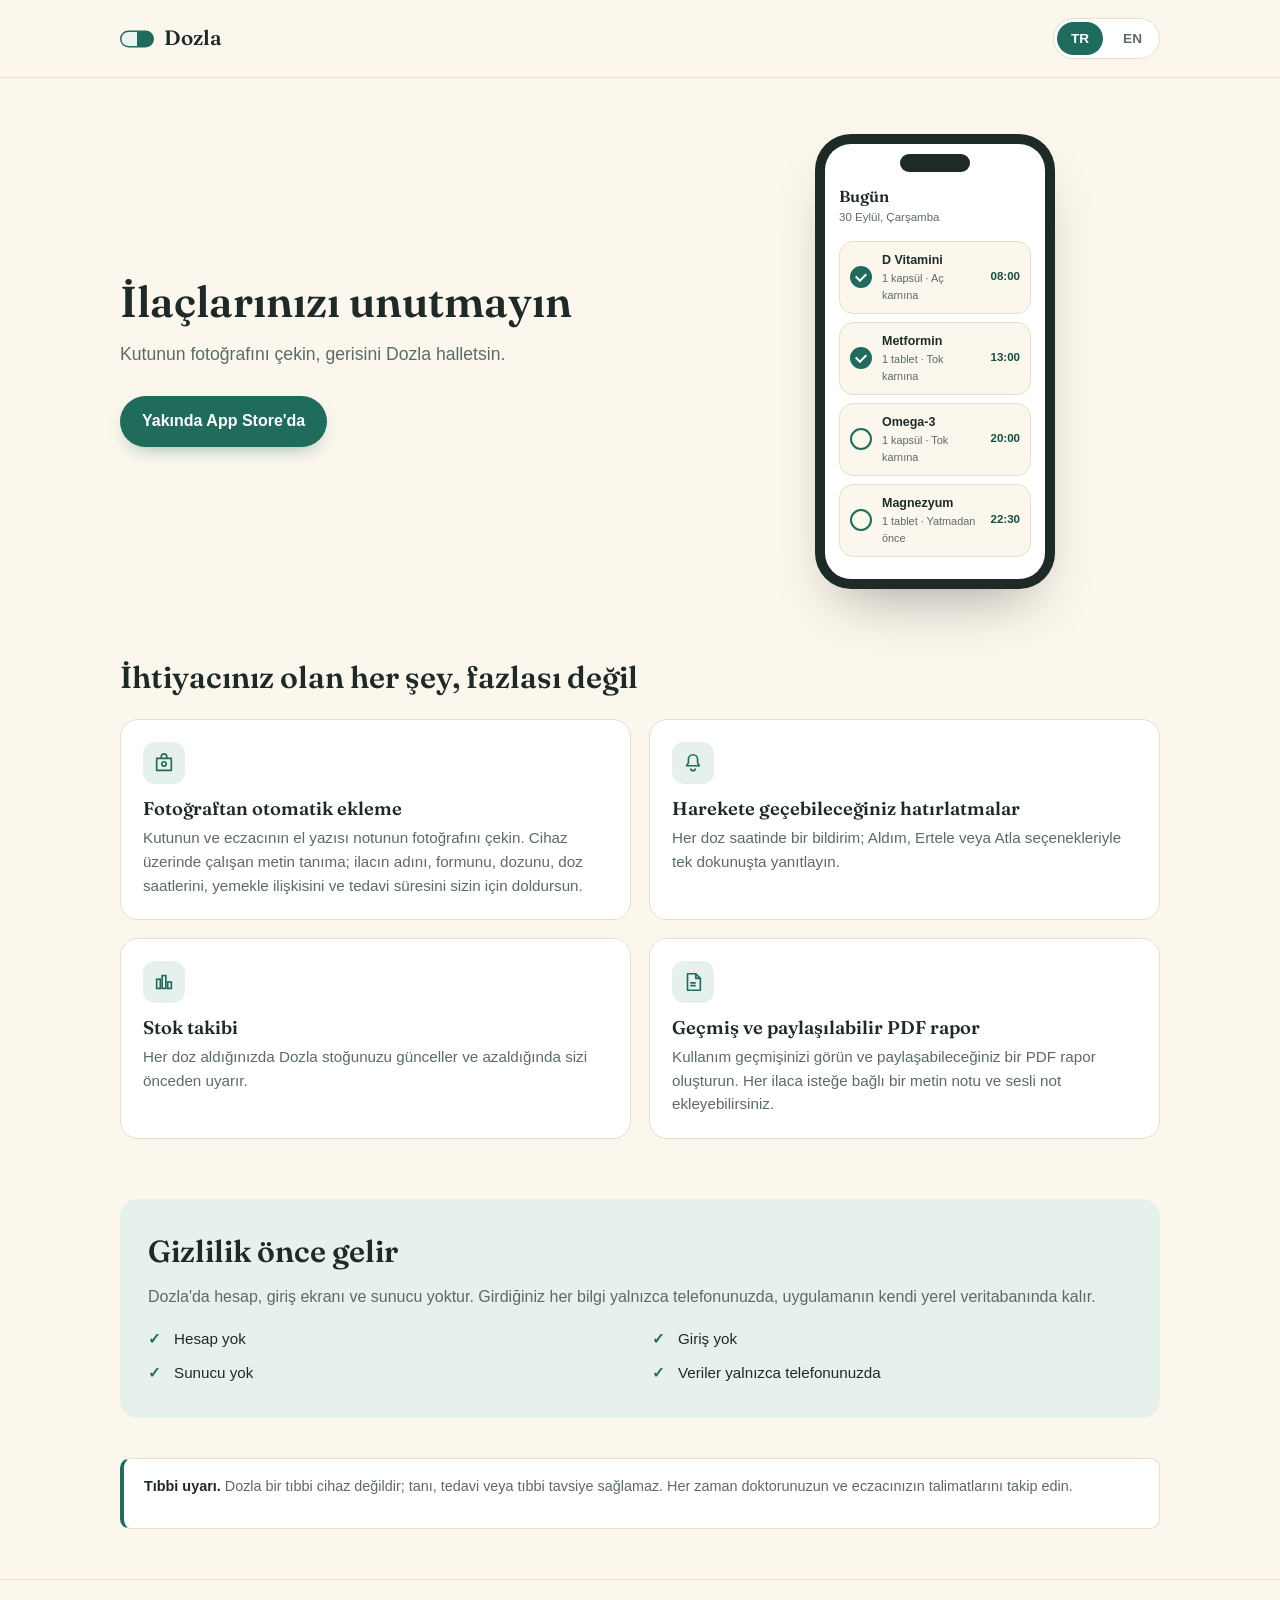
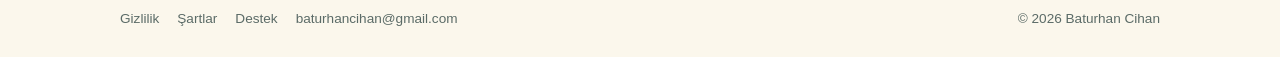
<file: index.html>
<!DOCTYPE html>
<html lang="tr">
<head>
<meta charset="UTF-8">
<meta name="viewport" content="width=device-width, initial-scale=1">
<title>Dozla — İlaç Hatırlatma &amp; Takip</title>
<meta name="description" content="Dozla, kutunun fotoğrafını çekerek ilaçlarınızı otomatik ekleyen, doz saatlerinde hatırlatan ve tüm verileri yalnızca telefonunuzda tutan bir iOS uygulamasıdır.">
<link rel="preconnect" href="https://fonts.googleapis.com">
<link rel="preconnect" href="https://fonts.gstatic.com" crossorigin>
<link href="https://fonts.googleapis.com/css2?family=Fraunces:wght@500;600;700&display=swap" rel="stylesheet">
<link rel="stylesheet" href="style.css">
</head>
<body>
<div class="lang-wrap">

<section id="en" lang="en" class="lang-section">
  <header class="site-header">
    <div class="container">
      <a class="brand" href="#en">
        <svg class="logo" viewBox="0 0 48 24" xmlns="http://www.w3.org/2000/svg" aria-hidden="true" focusable="false">
          <path d="M24 1 H12 A11 11 0 0 0 12 23 H24 Z" fill="#EAF3EF"/>
          <path d="M24 1 H36 A11 11 0 0 1 36 23 H24 Z" fill="#1F6B5C"/>
          <rect x="1" y="1" width="46" height="22" rx="11" ry="11" fill="none" stroke="#1F6B5C" stroke-width="2"/>
        </svg>
        Dozla
      </a>
      <nav class="lang-toggle" aria-label="Language">
        <a href="#tr">TR</a>
        <a href="#en">EN</a>
      </nav>
    </div>
  </header>

  <main>
    <section class="hero">
      <div class="container">
        <div class="hero-content">
          <h1>Never miss your medication</h1>
          <p class="subtitle">Take a photo of the box, and let Dozla handle the rest.</p>
          <a class="btn" href="#">Coming soon on the App Store</a>
        </div>
        <div class="phone-wrap">
          <div class="phone" role="img" aria-label="Illustration of today's medication schedule in the app">
            <div class="phone-screen">
              <div class="phone-notch"></div>
              <div class="phone-title">Today</div>
              <div class="phone-date">Wed, September 30</div>

              <div class="dose-row done">
                <div class="dose-check"></div>
                <div class="dose-info">
                  <div class="dose-name">Vitamin D</div>
                  <div class="dose-meta">1 capsule · Empty stomach</div>
                </div>
                <div class="dose-time">08:00</div>
              </div>

              <div class="dose-row done">
                <div class="dose-check"></div>
                <div class="dose-info">
                  <div class="dose-name">Metformin</div>
                  <div class="dose-meta">1 tablet · After meal</div>
                </div>
                <div class="dose-time">13:00</div>
              </div>

              <div class="dose-row">
                <div class="dose-check"></div>
                <div class="dose-info">
                  <div class="dose-name">Omega-3</div>
                  <div class="dose-meta">1 softgel · After meal</div>
                </div>
                <div class="dose-time">20:00</div>
              </div>

              <div class="dose-row">
                <div class="dose-check"></div>
                <div class="dose-info">
                  <div class="dose-name">Magnesium</div>
                  <div class="dose-meta">1 tablet · Before sleep</div>
                </div>
                <div class="dose-time">22:30</div>
              </div>
            </div>
          </div>
        </div>
      </div>
    </section>

    <section class="features">
      <div class="container">
        <h2>Everything you need, nothing you don't</h2>
        <div class="feature-grid">
          <div class="feature-card">
            <div class="feature-icon" aria-hidden="true">
              <svg width="22" height="22" viewBox="0 0 24 24" fill="none" xmlns="http://www.w3.org/2000/svg"><path d="M4 7h16v13H4z" stroke="currentColor" stroke-width="1.8" stroke-linejoin="round"/><path d="M9 7V5a3 3 0 0 1 6 0v2" stroke="currentColor" stroke-width="1.8"/><circle cx="12" cy="13" r="2.4" stroke="currentColor" stroke-width="1.8"/></svg>
            </div>
            <h3>Add automatically from a photo</h3>
            <p>Photograph the box and the pharmacist's handwritten note. On-device text recognition fills in the name, form, strength, dose times, meal relation and treatment length for you.</p>
          </div>
          <div class="feature-card">
            <div class="feature-icon" aria-hidden="true">
              <svg width="22" height="22" viewBox="0 0 24 24" fill="none" xmlns="http://www.w3.org/2000/svg"><path d="M12 3a5 5 0 0 0-5 5v3.2c0 .6-.2 1.2-.6 1.7L5 15h14l-1.4-2.1a2.8 2.8 0 0 1-.6-1.7V8a5 5 0 0 0-5-5Z" stroke="currentColor" stroke-width="1.8" stroke-linejoin="round"/><path d="M9.5 18a2.5 2.5 0 0 0 5 0" stroke="currentColor" stroke-width="1.8"/></svg>
            </div>
            <h3>Reminders you can act on</h3>
            <p>A notification at each dose time with three quick actions: Taken, Snooze, or Skip.</p>
          </div>
          <div class="feature-card">
            <div class="feature-icon" aria-hidden="true">
              <svg width="22" height="22" viewBox="0 0 24 24" fill="none" xmlns="http://www.w3.org/2000/svg"><rect x="4" y="9" width="4" height="10" stroke="currentColor" stroke-width="1.8"/><rect x="10" y="5" width="4" height="14" stroke="currentColor" stroke-width="1.8"/><rect x="16" y="12" width="4" height="7" stroke="currentColor" stroke-width="1.8"/></svg>
            </div>
            <h3>Stock tracking</h3>
            <p>Dozla keeps count as you take each dose, and warns you before a medication runs low.</p>
          </div>
          <div class="feature-card">
            <div class="feature-icon" aria-hidden="true">
              <svg width="22" height="22" viewBox="0 0 24 24" fill="none" xmlns="http://www.w3.org/2000/svg"><path d="M6 3h9l5 5v13H6z" stroke="currentColor" stroke-width="1.8" stroke-linejoin="round"/><path d="M15 3v5h5" stroke="currentColor" stroke-width="1.8" stroke-linejoin="round"/><path d="M9 13h6M9 16h6" stroke="currentColor" stroke-width="1.8"/></svg>
            </div>
            <h3>History &amp; shareable report</h3>
            <p>See your adherence history and export a PDF report you can share. Add an optional text note or voice memo to any medication.</p>
          </div>
        </div>
      </div>
    </section>

    <section class="privacy">
      <div class="container">
        <div class="privacy-block">
          <h2>Privacy comes first</h2>
          <p>Dozla has no account, no sign-in and no server. Every piece of information you enter stays only on your phone, in the app's own local database.</p>
          <ul class="privacy-list">
            <li>No account</li>
            <li>No sign-in</li>
            <li>No server</li>
            <li>Data lives only on your phone</li>
          </ul>
        </div>

        <div class="disclaimer">
          <p><strong>Medical disclaimer.</strong> Dozla is not a medical device and does not provide diagnosis, treatment or medical advice. Always follow your doctor's and pharmacist's instructions.</p>
        </div>
      </div>
    </section>
  </main>

  <footer class="site-footer">
    <div class="container">
      <div class="footer-links">
        <a href="privacy.html#en">Privacy</a>
        <a href="terms.html#en">Terms</a>
        <a href="support.html#en">Support</a>
        <a href="mailto:baturhancihan@gmail.com">baturhancihan@gmail.com</a>
      </div>
      <div>© 2026 Baturhan Cihan</div>
    </div>
  </footer>
</section>

<section id="tr" lang="tr" class="lang-section">
  <header class="site-header">
    <div class="container">
      <a class="brand" href="#tr">
        <svg class="logo" viewBox="0 0 48 24" xmlns="http://www.w3.org/2000/svg" aria-hidden="true" focusable="false">
          <path d="M24 1 H12 A11 11 0 0 0 12 23 H24 Z" fill="#EAF3EF"/>
          <path d="M24 1 H36 A11 11 0 0 1 36 23 H24 Z" fill="#1F6B5C"/>
          <rect x="1" y="1" width="46" height="22" rx="11" ry="11" fill="none" stroke="#1F6B5C" stroke-width="2"/>
        </svg>
        Dozla
      </a>
      <nav class="lang-toggle" aria-label="Dil">
        <a href="#tr">TR</a>
        <a href="#en">EN</a>
      </nav>
    </div>
  </header>

  <main>
    <section class="hero">
      <div class="container">
        <div class="hero-content">
          <h1>İlaçlarınızı unutmayın</h1>
          <p class="subtitle">Kutunun fotoğrafını çekin, gerisini Dozla halletsin.</p>
          <a class="btn" href="#">Yakında App Store'da</a>
        </div>
        <div class="phone-wrap">
          <div class="phone" role="img" aria-label="Uygulamada bugünün ilaç programını gösteren örnek ekran">
            <div class="phone-screen">
              <div class="phone-notch"></div>
              <div class="phone-title">Bugün</div>
              <div class="phone-date">30 Eylül, Çarşamba</div>

              <div class="dose-row done">
                <div class="dose-check"></div>
                <div class="dose-info">
                  <div class="dose-name">D Vitamini</div>
                  <div class="dose-meta">1 kapsül · Aç karnına</div>
                </div>
                <div class="dose-time">08:00</div>
              </div>

              <div class="dose-row done">
                <div class="dose-check"></div>
                <div class="dose-info">
                  <div class="dose-name">Metformin</div>
                  <div class="dose-meta">1 tablet · Tok karnına</div>
                </div>
                <div class="dose-time">13:00</div>
              </div>

              <div class="dose-row">
                <div class="dose-check"></div>
                <div class="dose-info">
                  <div class="dose-name">Omega-3</div>
                  <div class="dose-meta">1 kapsül · Tok karnına</div>
                </div>
                <div class="dose-time">20:00</div>
              </div>

              <div class="dose-row">
                <div class="dose-check"></div>
                <div class="dose-info">
                  <div class="dose-name">Magnezyum</div>
                  <div class="dose-meta">1 tablet · Yatmadan önce</div>
                </div>
                <div class="dose-time">22:30</div>
              </div>
            </div>
          </div>
        </div>
      </div>
    </section>

    <section class="features">
      <div class="container">
        <h2>İhtiyacınız olan her şey, fazlası değil</h2>
        <div class="feature-grid">
          <div class="feature-card">
            <div class="feature-icon" aria-hidden="true">
              <svg width="22" height="22" viewBox="0 0 24 24" fill="none" xmlns="http://www.w3.org/2000/svg"><path d="M4 7h16v13H4z" stroke="currentColor" stroke-width="1.8" stroke-linejoin="round"/><path d="M9 7V5a3 3 0 0 1 6 0v2" stroke="currentColor" stroke-width="1.8"/><circle cx="12" cy="13" r="2.4" stroke="currentColor" stroke-width="1.8"/></svg>
            </div>
            <h3>Fotoğraftan otomatik ekleme</h3>
            <p>Kutunun ve eczacının el yazısı notunun fotoğrafını çekin. Cihaz üzerinde çalışan metin tanıma; ilacın adını, formunu, dozunu, doz saatlerini, yemekle ilişkisini ve tedavi süresini sizin için doldursun.</p>
          </div>
          <div class="feature-card">
            <div class="feature-icon" aria-hidden="true">
              <svg width="22" height="22" viewBox="0 0 24 24" fill="none" xmlns="http://www.w3.org/2000/svg"><path d="M12 3a5 5 0 0 0-5 5v3.2c0 .6-.2 1.2-.6 1.7L5 15h14l-1.4-2.1a2.8 2.8 0 0 1-.6-1.7V8a5 5 0 0 0-5-5Z" stroke="currentColor" stroke-width="1.8" stroke-linejoin="round"/><path d="M9.5 18a2.5 2.5 0 0 0 5 0" stroke="currentColor" stroke-width="1.8"/></svg>
            </div>
            <h3>Harekete geçebileceğiniz hatırlatmalar</h3>
            <p>Her doz saatinde bir bildirim; Aldım, Ertele veya Atla seçenekleriyle tek dokunuşta yanıtlayın.</p>
          </div>
          <div class="feature-card">
            <div class="feature-icon" aria-hidden="true">
              <svg width="22" height="22" viewBox="0 0 24 24" fill="none" xmlns="http://www.w3.org/2000/svg"><rect x="4" y="9" width="4" height="10" stroke="currentColor" stroke-width="1.8"/><rect x="10" y="5" width="4" height="14" stroke="currentColor" stroke-width="1.8"/><rect x="16" y="12" width="4" height="7" stroke="currentColor" stroke-width="1.8"/></svg>
            </div>
            <h3>Stok takibi</h3>
            <p>Her doz aldığınızda Dozla stoğunuzu günceller ve azaldığında sizi önceden uyarır.</p>
          </div>
          <div class="feature-card">
            <div class="feature-icon" aria-hidden="true">
              <svg width="22" height="22" viewBox="0 0 24 24" fill="none" xmlns="http://www.w3.org/2000/svg"><path d="M6 3h9l5 5v13H6z" stroke="currentColor" stroke-width="1.8" stroke-linejoin="round"/><path d="M15 3v5h5" stroke="currentColor" stroke-width="1.8" stroke-linejoin="round"/><path d="M9 13h6M9 16h6" stroke="currentColor" stroke-width="1.8"/></svg>
            </div>
            <h3>Geçmiş ve paylaşılabilir PDF rapor</h3>
            <p>Kullanım geçmişinizi görün ve paylaşabileceğiniz bir PDF rapor oluşturun. Her ilaca isteğe bağlı bir metin notu ve sesli not ekleyebilirsiniz.</p>
          </div>
        </div>
      </div>
    </section>

    <section class="privacy">
      <div class="container">
        <div class="privacy-block">
          <h2>Gizlilik önce gelir</h2>
          <p>Dozla'da hesap, giriş ekranı ve sunucu yoktur. Girdiğiniz her bilgi yalnızca telefonunuzda, uygulamanın kendi yerel veritabanında kalır.</p>
          <ul class="privacy-list">
            <li>Hesap yok</li>
            <li>Giriş yok</li>
            <li>Sunucu yok</li>
            <li>Veriler yalnızca telefonunuzda</li>
          </ul>
        </div>

        <div class="disclaimer">
          <p><strong>Tıbbi uyarı.</strong> Dozla bir tıbbi cihaz değildir; tanı, tedavi veya tıbbi tavsiye sağlamaz. Her zaman doktorunuzun ve eczacınızın talimatlarını takip edin.</p>
        </div>
      </div>
    </section>
  </main>

  <footer class="site-footer">
    <div class="container">
      <div class="footer-links">
        <a href="privacy.html#tr">Gizlilik</a>
        <a href="terms.html#tr">Şartlar</a>
        <a href="support.html#tr">Destek</a>
        <a href="mailto:baturhancihan@gmail.com">baturhancihan@gmail.com</a>
      </div>
      <div>© 2026 Baturhan Cihan</div>
    </div>
  </footer>
</section>

</div>
</body>
</html>
</file>
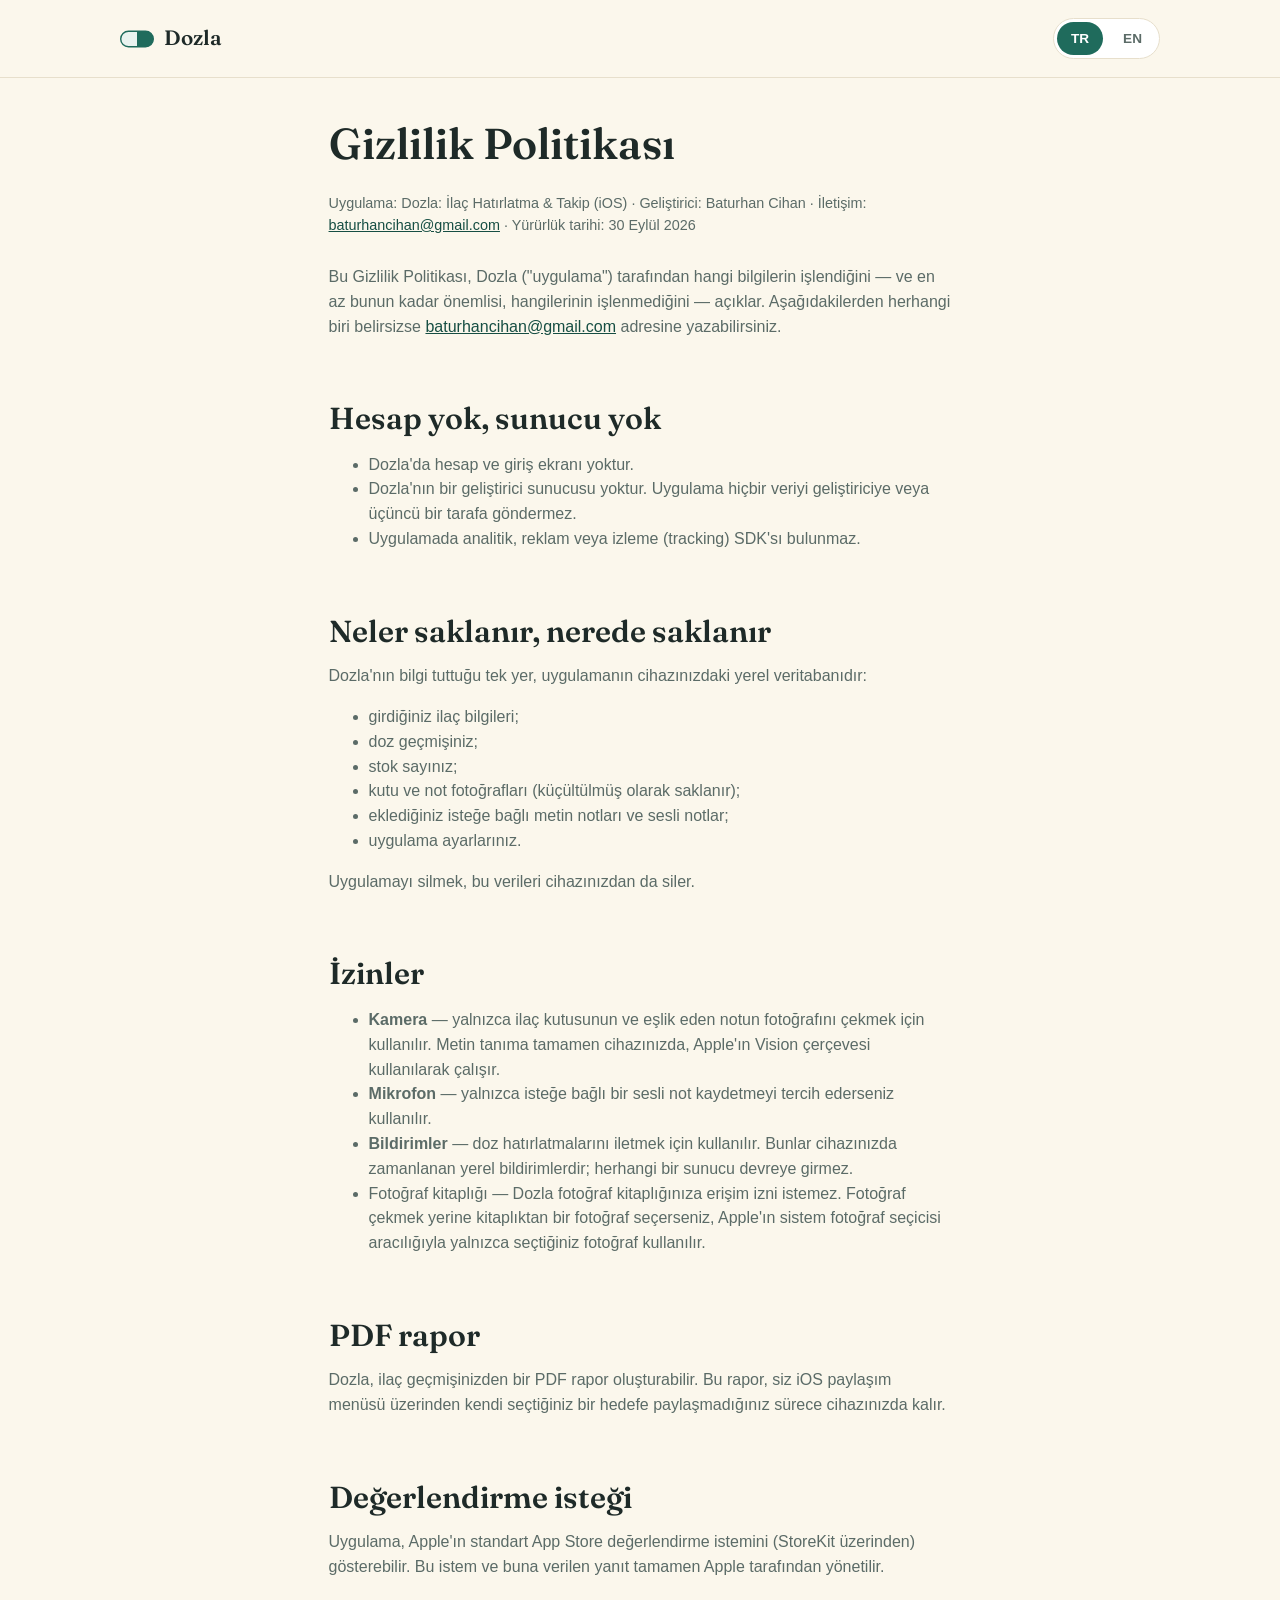
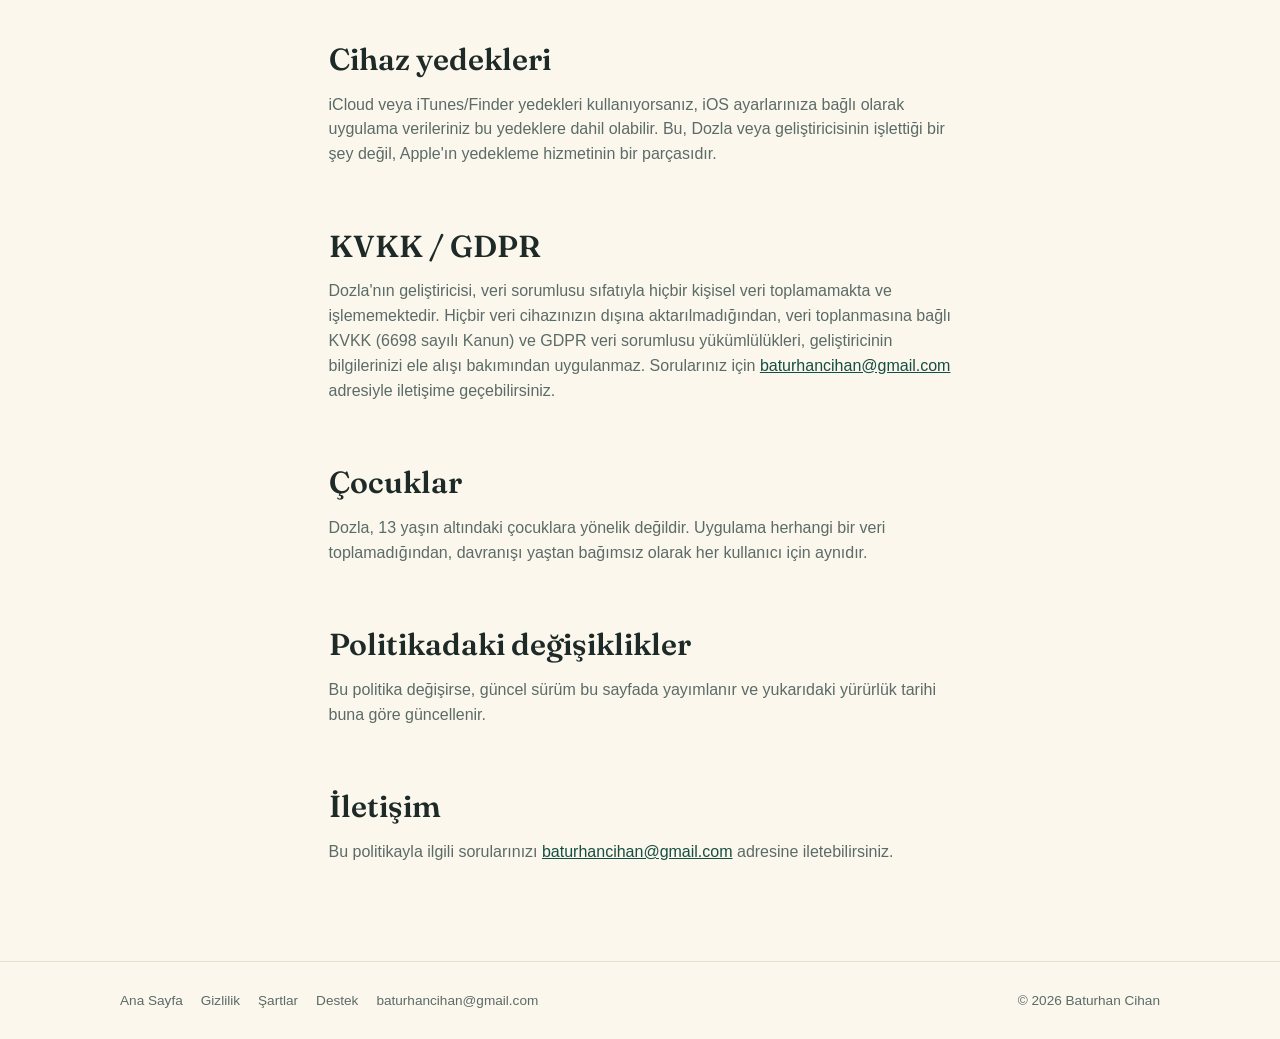
<file: privacy.html>
<!DOCTYPE html>
<html lang="tr">
<head>
<meta charset="UTF-8">
<meta name="viewport" content="width=device-width, initial-scale=1">
<title>Dozla — Gizlilik Politikası</title>
<meta name="description" content="Dozla iOS uygulaması için Gizlilik Politikası: hesap yok, sunucu yok, veriler yalnızca cihazınızda saklanır.">
<link rel="preconnect" href="https://fonts.googleapis.com">
<link rel="preconnect" href="https://fonts.gstatic.com" crossorigin>
<link href="https://fonts.googleapis.com/css2?family=Fraunces:wght@500;600;700&display=swap" rel="stylesheet">
<link rel="stylesheet" href="style.css">
</head>
<body>
<div class="lang-wrap">

<section id="en" lang="en" class="lang-section">
  <header class="site-header">
    <div class="container">
      <a class="brand" href="index.html#en">
        <svg class="logo" viewBox="0 0 48 24" xmlns="http://www.w3.org/2000/svg" aria-hidden="true" focusable="false">
          <path d="M24 1 H12 A11 11 0 0 0 12 23 H24 Z" fill="#EAF3EF"/>
          <path d="M24 1 H36 A11 11 0 0 1 36 23 H24 Z" fill="#1F6B5C"/>
          <rect x="1" y="1" width="46" height="22" rx="11" ry="11" fill="none" stroke="#1F6B5C" stroke-width="2"/>
        </svg>
        Dozla
      </a>
      <nav class="lang-toggle" aria-label="Language">
        <a href="#tr">TR</a>
        <a href="#en">EN</a>
      </nav>
    </div>
  </header>

  <main class="legal-main">
    <div class="container">
      <div class="legal-content">
        <h1>Privacy Policy</h1>
        <p class="legal-meta">App: Dozla: Medication Reminder &amp; Tracking (iOS) · Developer: Baturhan Cihan · Contact: <a href="mailto:baturhancihan@gmail.com">baturhancihan@gmail.com</a> · Effective date: September 30, 2026</p>

        <p>This Privacy Policy explains what information Dozla ("the app") handles, and — just as importantly — what it does not. If anything below is unclear, write to <a href="mailto:baturhancihan@gmail.com">baturhancihan@gmail.com</a>.</p>

        <h2>No account, no server</h2>
        <ul>
          <li>Dozla has no account and no sign-in.</li>
          <li>Dozla has no developer server. The app does not send any data to the developer or to any third party.</li>
          <li>The app contains no analytics, advertising or tracking SDKs.</li>
        </ul>

        <h2>What is stored, and where</h2>
        <p>The only place Dozla keeps information is the app's local database, on your device:</p>
        <ul>
          <li>the medication information you enter;</li>
          <li>your dose history;</li>
          <li>your stock counts;</li>
          <li>photos of the box and the note (stored downscaled);</li>
          <li>any optional text notes and voice memos you add;</li>
          <li>your app settings.</li>
        </ul>
        <p>Deleting the app deletes this data from your device.</p>

        <h2>Permissions</h2>
        <ul>
          <li><strong>Camera</strong> — used only to photograph the medication box and the accompanying note. Text recognition runs entirely on your device, using Apple's Vision framework.</li>
          <li><strong>Microphone</strong> — used only if you choose to record an optional voice memo.</li>
          <li><strong>Notifications</strong> — used to deliver dose reminders. These are local notifications scheduled on your device; no server is involved.</li>
          <li>Photo library — Dozla does not ask for access to your photo library. If you choose a photo from it instead of taking one, only the photo you pick is used, through Apple's system photo picker.</li>
        </ul>

        <h2>PDF report</h2>
        <p>Dozla can generate a PDF report of your medication history. This report stays on your device unless you choose to share it through the iOS share sheet, to a destination you pick yourself.</p>

        <h2>Rating prompt</h2>
        <p>The app may show Apple's standard App Store rating prompt (via StoreKit). This prompt and any response to it are handled entirely by Apple.</p>

        <h2>Device backups</h2>
        <p>If you use iCloud or iTunes/Finder backups, your app data may be included in those backups depending on your iOS settings. This is part of Apple's backup service, not something Dozla or its developer operates.</p>

        <h2>KVKK / GDPR</h2>
        <p>The developer of Dozla does not collect or process any personal data as a data controller. Because no data is transmitted off your device, KVKK (Turkish Law No. 6698) and GDPR data-controller obligations that depend on data collection do not apply to the developer's handling of your information. For any questions, contact <a href="mailto:baturhancihan@gmail.com">baturhancihan@gmail.com</a>.</p>

        <h2>Children</h2>
        <p>Dozla is not directed at children under 13. Since the app collects no data, its behavior is the same for every user regardless of age.</p>

        <h2>Changes to this policy</h2>
        <p>If this policy changes, the updated version will be published on this page and the effective date above will be updated accordingly.</p>

        <h2>Contact</h2>
        <p>Questions about this policy can be sent to <a href="mailto:baturhancihan@gmail.com">baturhancihan@gmail.com</a>.</p>
      </div>
    </div>
  </main>

  <footer class="site-footer">
    <div class="container">
      <div class="footer-links">
        <a href="index.html#en">Home</a>
        <a href="privacy.html#en">Privacy</a>
        <a href="terms.html#en">Terms</a>
        <a href="support.html#en">Support</a>
        <a href="mailto:baturhancihan@gmail.com">baturhancihan@gmail.com</a>
      </div>
      <div>© 2026 Baturhan Cihan</div>
    </div>
  </footer>
</section>

<section id="tr" lang="tr" class="lang-section">
  <header class="site-header">
    <div class="container">
      <a class="brand" href="index.html#tr">
        <svg class="logo" viewBox="0 0 48 24" xmlns="http://www.w3.org/2000/svg" aria-hidden="true" focusable="false">
          <path d="M24 1 H12 A11 11 0 0 0 12 23 H24 Z" fill="#EAF3EF"/>
          <path d="M24 1 H36 A11 11 0 0 1 36 23 H24 Z" fill="#1F6B5C"/>
          <rect x="1" y="1" width="46" height="22" rx="11" ry="11" fill="none" stroke="#1F6B5C" stroke-width="2"/>
        </svg>
        Dozla
      </a>
      <nav class="lang-toggle" aria-label="Dil">
        <a href="#tr">TR</a>
        <a href="#en">EN</a>
      </nav>
    </div>
  </header>

  <main class="legal-main">
    <div class="container">
      <div class="legal-content">
        <h1>Gizlilik Politikası</h1>
        <p class="legal-meta">Uygulama: Dozla: İlaç Hatırlatma &amp; Takip (iOS) · Geliştirici: Baturhan Cihan · İletişim: <a href="mailto:baturhancihan@gmail.com">baturhancihan@gmail.com</a> · Yürürlük tarihi: 30 Eylül 2026</p>

        <p>Bu Gizlilik Politikası, Dozla ("uygulama") tarafından hangi bilgilerin işlendiğini — ve en az bunun kadar önemlisi, hangilerinin işlenmediğini — açıklar. Aşağıdakilerden herhangi biri belirsizse <a href="mailto:baturhancihan@gmail.com">baturhancihan@gmail.com</a> adresine yazabilirsiniz.</p>

        <h2>Hesap yok, sunucu yok</h2>
        <ul>
          <li>Dozla'da hesap ve giriş ekranı yoktur.</li>
          <li>Dozla'nın bir geliştirici sunucusu yoktur. Uygulama hiçbir veriyi geliştiriciye veya üçüncü bir tarafa göndermez.</li>
          <li>Uygulamada analitik, reklam veya izleme (tracking) SDK'sı bulunmaz.</li>
        </ul>

        <h2>Neler saklanır, nerede saklanır</h2>
        <p>Dozla'nın bilgi tuttuğu tek yer, uygulamanın cihazınızdaki yerel veritabanıdır:</p>
        <ul>
          <li>girdiğiniz ilaç bilgileri;</li>
          <li>doz geçmişiniz;</li>
          <li>stok sayınız;</li>
          <li>kutu ve not fotoğrafları (küçültülmüş olarak saklanır);</li>
          <li>eklediğiniz isteğe bağlı metin notları ve sesli notlar;</li>
          <li>uygulama ayarlarınız.</li>
        </ul>
        <p>Uygulamayı silmek, bu verileri cihazınızdan da siler.</p>

        <h2>İzinler</h2>
        <ul>
          <li><strong>Kamera</strong> — yalnızca ilaç kutusunun ve eşlik eden notun fotoğrafını çekmek için kullanılır. Metin tanıma tamamen cihazınızda, Apple'ın Vision çerçevesi kullanılarak çalışır.</li>
          <li><strong>Mikrofon</strong> — yalnızca isteğe bağlı bir sesli not kaydetmeyi tercih ederseniz kullanılır.</li>
          <li><strong>Bildirimler</strong> — doz hatırlatmalarını iletmek için kullanılır. Bunlar cihazınızda zamanlanan yerel bildirimlerdir; herhangi bir sunucu devreye girmez.</li>
          <li>Fotoğraf kitaplığı — Dozla fotoğraf kitaplığınıza erişim izni istemez. Fotoğraf çekmek yerine kitaplıktan bir fotoğraf seçerseniz, Apple'ın sistem fotoğraf seçicisi aracılığıyla yalnızca seçtiğiniz fotoğraf kullanılır.</li>
        </ul>

        <h2>PDF rapor</h2>
        <p>Dozla, ilaç geçmişinizden bir PDF rapor oluşturabilir. Bu rapor, siz iOS paylaşım menüsü üzerinden kendi seçtiğiniz bir hedefe paylaşmadığınız sürece cihazınızda kalır.</p>

        <h2>Değerlendirme isteği</h2>
        <p>Uygulama, Apple'ın standart App Store değerlendirme istemini (StoreKit üzerinden) gösterebilir. Bu istem ve buna verilen yanıt tamamen Apple tarafından yönetilir.</p>

        <h2>Cihaz yedekleri</h2>
        <p>iCloud veya iTunes/Finder yedekleri kullanıyorsanız, iOS ayarlarınıza bağlı olarak uygulama verileriniz bu yedeklere dahil olabilir. Bu, Dozla veya geliştiricisinin işlettiği bir şey değil, Apple'ın yedekleme hizmetinin bir parçasıdır.</p>

        <h2>KVKK / GDPR</h2>
        <p>Dozla'nın geliştiricisi, veri sorumlusu sıfatıyla hiçbir kişisel veri toplamamakta ve işlememektedir. Hiçbir veri cihazınızın dışına aktarılmadığından, veri toplanmasına bağlı KVKK (6698 sayılı Kanun) ve GDPR veri sorumlusu yükümlülükleri, geliştiricinin bilgilerinizi ele alışı bakımından uygulanmaz. Sorularınız için <a href="mailto:baturhancihan@gmail.com">baturhancihan@gmail.com</a> adresiyle iletişime geçebilirsiniz.</p>

        <h2>Çocuklar</h2>
        <p>Dozla, 13 yaşın altındaki çocuklara yönelik değildir. Uygulama herhangi bir veri toplamadığından, davranışı yaştan bağımsız olarak her kullanıcı için aynıdır.</p>

        <h2>Politikadaki değişiklikler</h2>
        <p>Bu politika değişirse, güncel sürüm bu sayfada yayımlanır ve yukarıdaki yürürlük tarihi buna göre güncellenir.</p>

        <h2>İletişim</h2>
        <p>Bu politikayla ilgili sorularınızı <a href="mailto:baturhancihan@gmail.com">baturhancihan@gmail.com</a> adresine iletebilirsiniz.</p>
      </div>
    </div>
  </main>

  <footer class="site-footer">
    <div class="container">
      <div class="footer-links">
        <a href="index.html#tr">Ana Sayfa</a>
        <a href="privacy.html#tr">Gizlilik</a>
        <a href="terms.html#tr">Şartlar</a>
        <a href="support.html#tr">Destek</a>
        <a href="mailto:baturhancihan@gmail.com">baturhancihan@gmail.com</a>
      </div>
      <div>© 2026 Baturhan Cihan</div>
    </div>
  </footer>
</section>

</div>
</body>
</html>
</file>
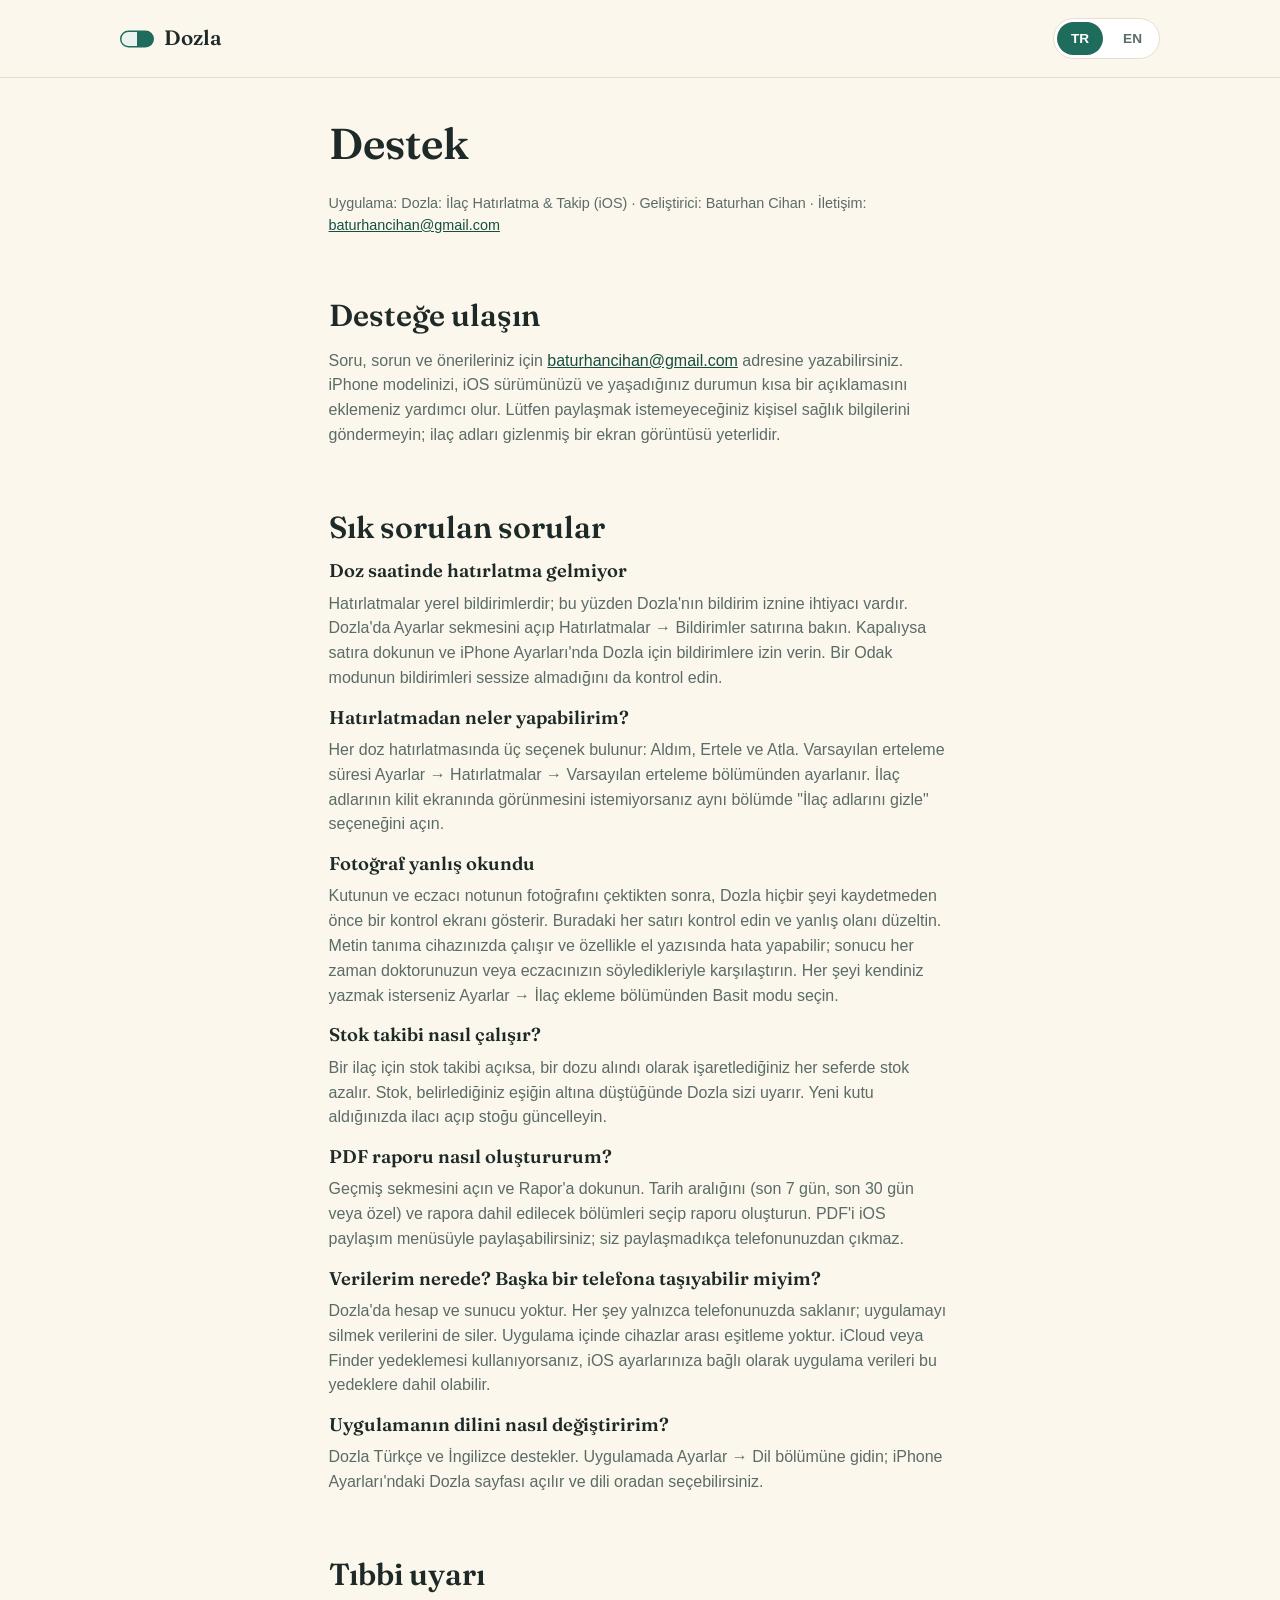
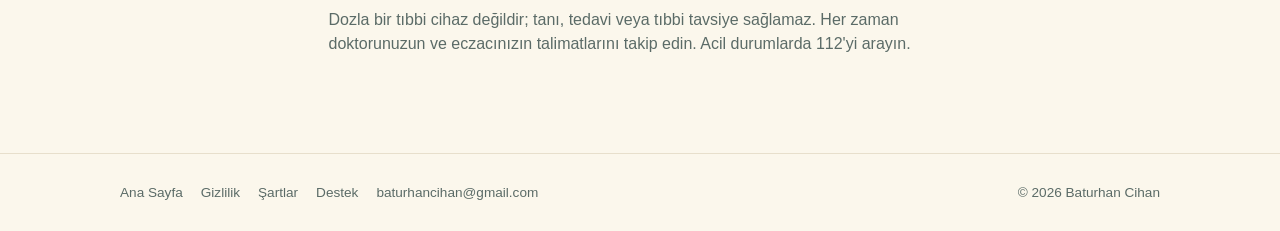
<file: support.html>
<!DOCTYPE html>
<html lang="tr">
<head>
<meta charset="UTF-8">
<meta name="viewport" content="width=device-width, initial-scale=1">
<title>Dozla — Destek</title>
<meta name="description" content="Dozla iOS uygulaması için destek: iletişim adresi ve sık sorulan sorular.">
<link rel="preconnect" href="https://fonts.googleapis.com">
<link rel="preconnect" href="https://fonts.gstatic.com" crossorigin>
<link href="https://fonts.googleapis.com/css2?family=Fraunces:wght@500;600;700&display=swap" rel="stylesheet">
<link rel="stylesheet" href="style.css">
</head>
<body>
<div class="lang-wrap">

<section id="en" lang="en" class="lang-section">
  <header class="site-header">
    <div class="container">
      <a class="brand" href="index.html#en">
        <svg class="logo" viewBox="0 0 48 24" xmlns="http://www.w3.org/2000/svg" aria-hidden="true" focusable="false">
          <path d="M24 1 H12 A11 11 0 0 0 12 23 H24 Z" fill="#EAF3EF"/>
          <path d="M24 1 H36 A11 11 0 0 1 36 23 H24 Z" fill="#1F6B5C"/>
          <rect x="1" y="1" width="46" height="22" rx="11" ry="11" fill="none" stroke="#1F6B5C" stroke-width="2"/>
        </svg>
        Dozla
      </a>
      <nav class="lang-toggle" aria-label="Language">
        <a href="#tr">TR</a>
        <a href="#en">EN</a>
      </nav>
    </div>
  </header>

  <main class="legal-main">
    <div class="container">
      <div class="legal-content">
        <h1>Support</h1>
        <p class="legal-meta">App: Dozla: Medication Reminder &amp; Tracking (iOS) · Developer: Baturhan Cihan · Contact: <a href="mailto:baturhancihan@gmail.com">baturhancihan@gmail.com</a></p>

        <h2>Contact support</h2>
        <p>For questions, problems or suggestions, write to <a href="mailto:baturhancihan@gmail.com">baturhancihan@gmail.com</a>. It helps to include your iPhone model, your iOS version and a short description of what happened. Please do not send personal health information you would not want to share; a screenshot with the medication names hidden is enough.</p>

        <h2>Frequently asked questions</h2>

        <h3>I am not getting reminders at dose times</h3>
        <p>Reminders are local notifications, so Dozla needs notification permission. Open the Settings tab in Dozla and look at Reminders → Notifications. If it is off, tap it and allow notifications for Dozla in iPhone Settings. Also check that a Focus mode is not silencing them.</p>

        <h3>What can I do from a reminder?</h3>
        <p>Each dose reminder offers three actions: Taken, Snooze and Skip. The default snooze length is set under Settings → Reminders → Default snooze. If you do not want medication names to appear on the lock screen, turn on "Hide medication names" in the same section.</p>

        <h3>The photo was read incorrectly</h3>
        <p>After you photograph the box and the pharmacist's note, Dozla shows a review screen before anything is saved. Check every row there and correct whatever is wrong. Text recognition runs on your device and can make mistakes, especially with handwriting, so always compare the result with what your doctor or pharmacist told you. If you prefer to type everything yourself, choose Simple mode under Settings → Adding medications.</p>

        <h3>How does stock tracking work?</h3>
        <p>If stock tracking is on for a medication, the count goes down each time you mark a dose as taken. When it falls below the threshold you set, Dozla warns you. After buying a new box, open the medication and update the stock.</p>

        <h3>How do I create a PDF report?</h3>
        <p>Open the History tab and tap Report. Choose the date range (last 7 days, last 30 days or custom) and which sections to include, then create the report. You can share the PDF through the iOS share sheet; it does not leave your phone unless you share it.</p>

        <h3>Where is my data? Can I move it to another phone?</h3>
        <p>Dozla has no account and no server. Everything is stored only on your phone, and deleting the app deletes its data. There is no in-app sync between devices. If you use iCloud or Finder backups, the app's data may be included in them depending on your iOS settings.</p>

        <h3>How do I change the app language?</h3>
        <p>Dozla supports Turkish and English. Go to Settings → Language in the app; it opens the Dozla page in iPhone Settings, where you can choose the language.</p>

        <h2>Medical disclaimer</h2>
        <p>Dozla is not a medical device and does not provide diagnosis, treatment or medical advice. Always follow your doctor's and pharmacist's instructions. In an emergency, call your local emergency number.</p>
      </div>
    </div>
  </main>

  <footer class="site-footer">
    <div class="container">
      <div class="footer-links">
        <a href="index.html#en">Home</a>
        <a href="privacy.html#en">Privacy</a>
        <a href="terms.html#en">Terms</a>
        <a href="support.html#en">Support</a>
        <a href="mailto:baturhancihan@gmail.com">baturhancihan@gmail.com</a>
      </div>
      <div>© 2026 Baturhan Cihan</div>
    </div>
  </footer>
</section>

<section id="tr" lang="tr" class="lang-section">
  <header class="site-header">
    <div class="container">
      <a class="brand" href="index.html#tr">
        <svg class="logo" viewBox="0 0 48 24" xmlns="http://www.w3.org/2000/svg" aria-hidden="true" focusable="false">
          <path d="M24 1 H12 A11 11 0 0 0 12 23 H24 Z" fill="#EAF3EF"/>
          <path d="M24 1 H36 A11 11 0 0 1 36 23 H24 Z" fill="#1F6B5C"/>
          <rect x="1" y="1" width="46" height="22" rx="11" ry="11" fill="none" stroke="#1F6B5C" stroke-width="2"/>
        </svg>
        Dozla
      </a>
      <nav class="lang-toggle" aria-label="Dil">
        <a href="#tr">TR</a>
        <a href="#en">EN</a>
      </nav>
    </div>
  </header>

  <main class="legal-main">
    <div class="container">
      <div class="legal-content">
        <h1>Destek</h1>
        <p class="legal-meta">Uygulama: Dozla: İlaç Hatırlatma &amp; Takip (iOS) · Geliştirici: Baturhan Cihan · İletişim: <a href="mailto:baturhancihan@gmail.com">baturhancihan@gmail.com</a></p>

        <h2>Desteğe ulaşın</h2>
        <p>Soru, sorun ve önerileriniz için <a href="mailto:baturhancihan@gmail.com">baturhancihan@gmail.com</a> adresine yazabilirsiniz. iPhone modelinizi, iOS sürümünüzü ve yaşadığınız durumun kısa bir açıklamasını eklemeniz yardımcı olur. Lütfen paylaşmak istemeyeceğiniz kişisel sağlık bilgilerini göndermeyin; ilaç adları gizlenmiş bir ekran görüntüsü yeterlidir.</p>

        <h2>Sık sorulan sorular</h2>

        <h3>Doz saatinde hatırlatma gelmiyor</h3>
        <p>Hatırlatmalar yerel bildirimlerdir; bu yüzden Dozla'nın bildirim iznine ihtiyacı vardır. Dozla'da Ayarlar sekmesini açıp Hatırlatmalar → Bildirimler satırına bakın. Kapalıysa satıra dokunun ve iPhone Ayarları'nda Dozla için bildirimlere izin verin. Bir Odak modunun bildirimleri sessize almadığını da kontrol edin.</p>

        <h3>Hatırlatmadan neler yapabilirim?</h3>
        <p>Her doz hatırlatmasında üç seçenek bulunur: Aldım, Ertele ve Atla. Varsayılan erteleme süresi Ayarlar → Hatırlatmalar → Varsayılan erteleme bölümünden ayarlanır. İlaç adlarının kilit ekranında görünmesini istemiyorsanız aynı bölümde "İlaç adlarını gizle" seçeneğini açın.</p>

        <h3>Fotoğraf yanlış okundu</h3>
        <p>Kutunun ve eczacı notunun fotoğrafını çektikten sonra, Dozla hiçbir şeyi kaydetmeden önce bir kontrol ekranı gösterir. Buradaki her satırı kontrol edin ve yanlış olanı düzeltin. Metin tanıma cihazınızda çalışır ve özellikle el yazısında hata yapabilir; sonucu her zaman doktorunuzun veya eczacınızın söyledikleriyle karşılaştırın. Her şeyi kendiniz yazmak isterseniz Ayarlar → İlaç ekleme bölümünden Basit modu seçin.</p>

        <h3>Stok takibi nasıl çalışır?</h3>
        <p>Bir ilaç için stok takibi açıksa, bir dozu alındı olarak işaretlediğiniz her seferde stok azalır. Stok, belirlediğiniz eşiğin altına düştüğünde Dozla sizi uyarır. Yeni kutu aldığınızda ilacı açıp stoğu güncelleyin.</p>

        <h3>PDF raporu nasıl oluştururum?</h3>
        <p>Geçmiş sekmesini açın ve Rapor'a dokunun. Tarih aralığını (son 7 gün, son 30 gün veya özel) ve rapora dahil edilecek bölümleri seçip raporu oluşturun. PDF'i iOS paylaşım menüsüyle paylaşabilirsiniz; siz paylaşmadıkça telefonunuzdan çıkmaz.</p>

        <h3>Verilerim nerede? Başka bir telefona taşıyabilir miyim?</h3>
        <p>Dozla'da hesap ve sunucu yoktur. Her şey yalnızca telefonunuzda saklanır; uygulamayı silmek verilerini de siler. Uygulama içinde cihazlar arası eşitleme yoktur. iCloud veya Finder yedeklemesi kullanıyorsanız, iOS ayarlarınıza bağlı olarak uygulama verileri bu yedeklere dahil olabilir.</p>

        <h3>Uygulamanın dilini nasıl değiştiririm?</h3>
        <p>Dozla Türkçe ve İngilizce destekler. Uygulamada Ayarlar → Dil bölümüne gidin; iPhone Ayarları'ndaki Dozla sayfası açılır ve dili oradan seçebilirsiniz.</p>

        <h2>Tıbbi uyarı</h2>
        <p>Dozla bir tıbbi cihaz değildir; tanı, tedavi veya tıbbi tavsiye sağlamaz. Her zaman doktorunuzun ve eczacınızın talimatlarını takip edin. Acil durumlarda 112'yi arayın.</p>
      </div>
    </div>
  </main>

  <footer class="site-footer">
    <div class="container">
      <div class="footer-links">
        <a href="index.html#tr">Ana Sayfa</a>
        <a href="privacy.html#tr">Gizlilik</a>
        <a href="terms.html#tr">Şartlar</a>
        <a href="support.html#tr">Destek</a>
        <a href="mailto:baturhancihan@gmail.com">baturhancihan@gmail.com</a>
      </div>
      <div>© 2026 Baturhan Cihan</div>
    </div>
  </footer>
</section>

</div>
</body>
</html>
</file>
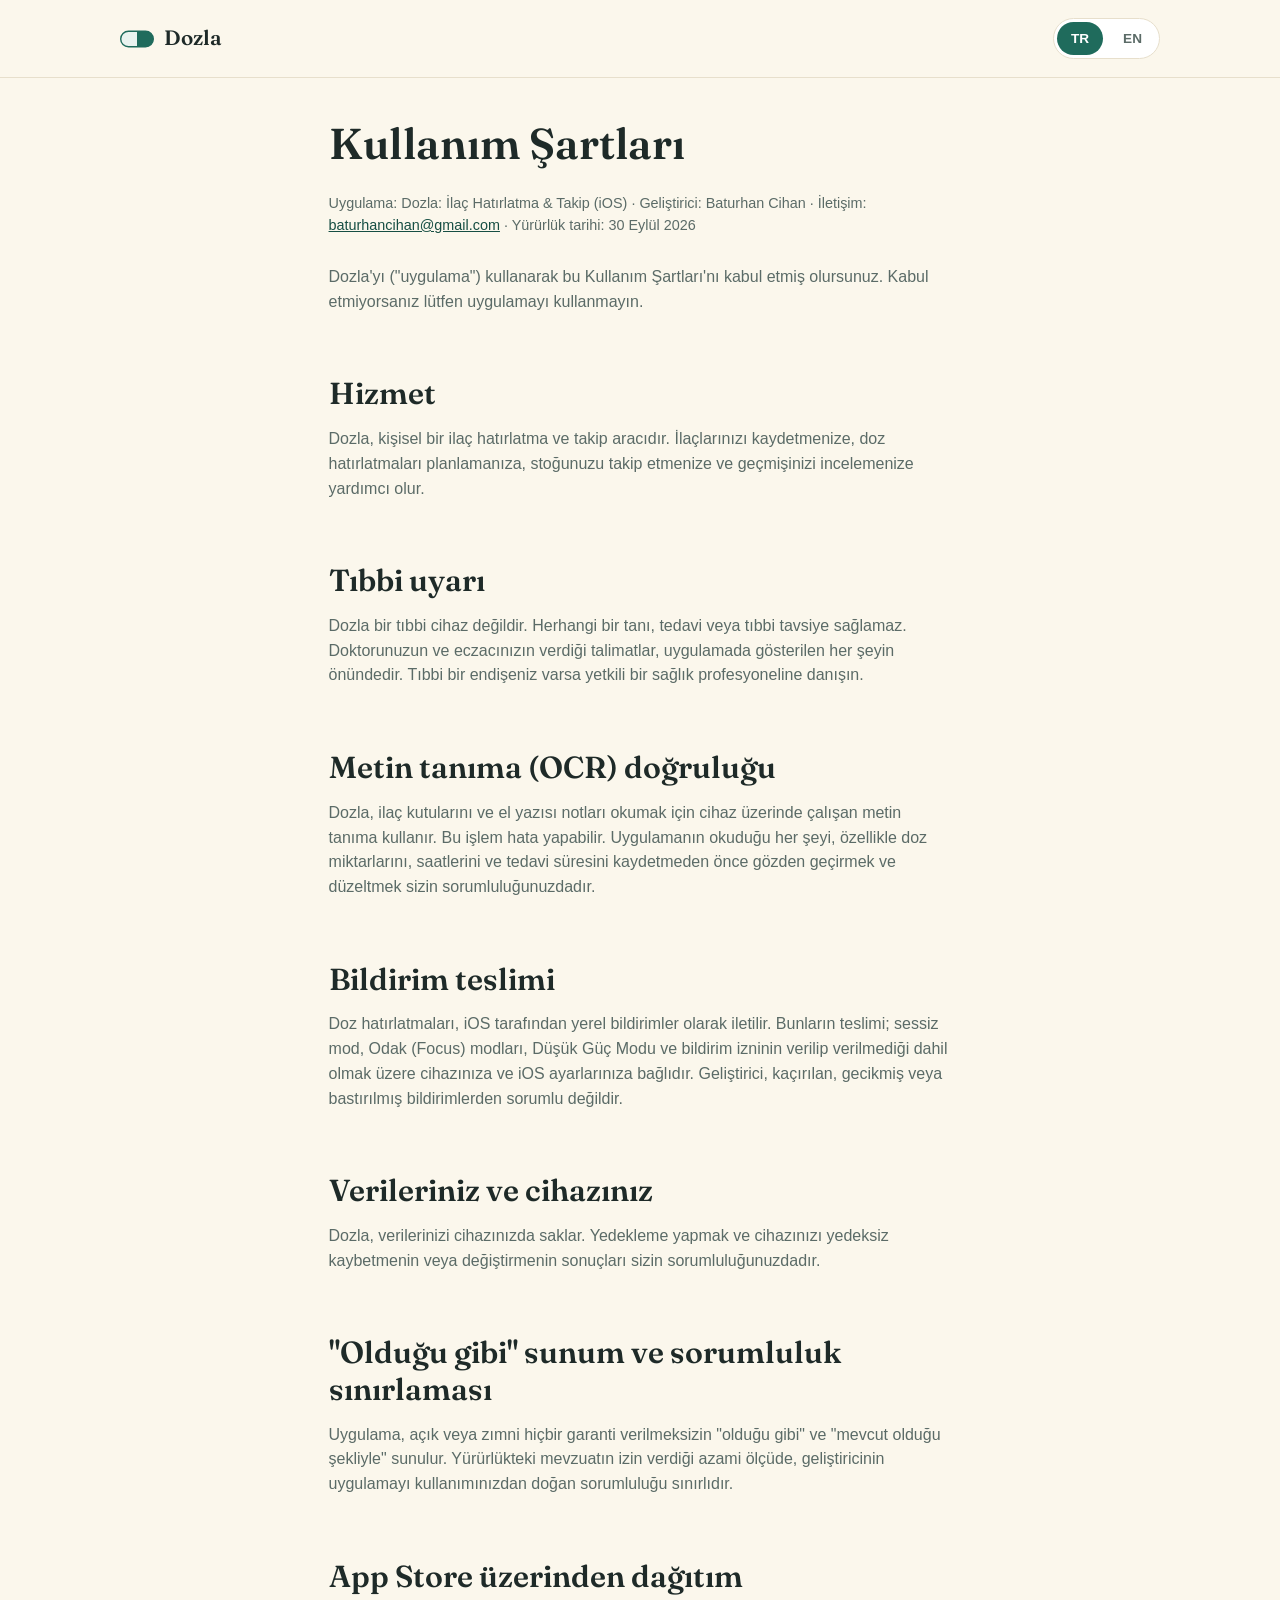
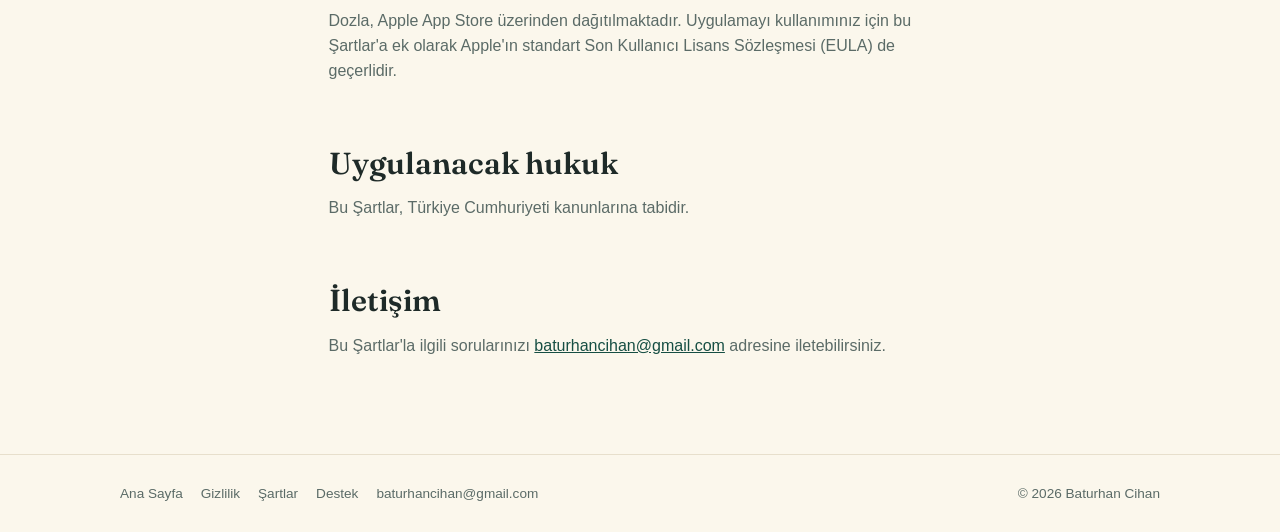
<file: terms.html>
<!DOCTYPE html>
<html lang="tr">
<head>
<meta charset="UTF-8">
<meta name="viewport" content="width=device-width, initial-scale=1">
<title>Dozla — Kullanım Şartları</title>
<meta name="description" content="Dozla iOS uygulaması için Kullanım Şartları: tıbbi cihaz olmadığı, OCR doğruluğu, bildirim teslimi ve sorumluluk sınırları.">
<link rel="preconnect" href="https://fonts.googleapis.com">
<link rel="preconnect" href="https://fonts.gstatic.com" crossorigin>
<link href="https://fonts.googleapis.com/css2?family=Fraunces:wght@500;600;700&display=swap" rel="stylesheet">
<link rel="stylesheet" href="style.css">
</head>
<body>
<div class="lang-wrap">

<section id="en" lang="en" class="lang-section">
  <header class="site-header">
    <div class="container">
      <a class="brand" href="index.html#en">
        <svg class="logo" viewBox="0 0 48 24" xmlns="http://www.w3.org/2000/svg" aria-hidden="true" focusable="false">
          <path d="M24 1 H12 A11 11 0 0 0 12 23 H24 Z" fill="#EAF3EF"/>
          <path d="M24 1 H36 A11 11 0 0 1 36 23 H24 Z" fill="#1F6B5C"/>
          <rect x="1" y="1" width="46" height="22" rx="11" ry="11" fill="none" stroke="#1F6B5C" stroke-width="2"/>
        </svg>
        Dozla
      </a>
      <nav class="lang-toggle" aria-label="Language">
        <a href="#tr">TR</a>
        <a href="#en">EN</a>
      </nav>
    </div>
  </header>

  <main class="legal-main">
    <div class="container">
      <div class="legal-content">
        <h1>Terms of Use</h1>
        <p class="legal-meta">App: Dozla: Medication Reminder &amp; Tracking (iOS) · Developer: Baturhan Cihan · Contact: <a href="mailto:baturhancihan@gmail.com">baturhancihan@gmail.com</a> · Effective date: September 30, 2026</p>

        <p>By using Dozla ("the app"), you agree to these Terms of Use. If you do not agree, please do not use the app.</p>

        <h2>The service</h2>
        <p>Dozla is a personal medication reminder and tracking tool. It helps you record medications, schedule dose reminders, track stock, and review your history.</p>

        <h2>Medical disclaimer</h2>
        <p>Dozla is not a medical device. It does not provide diagnosis, treatment, or medical advice of any kind. The instructions given by your doctor and your pharmacist always take precedence over anything shown in the app. If you have a medical concern, consult a qualified healthcare professional.</p>

        <h2>Text recognition (OCR) accuracy</h2>
        <p>Dozla uses on-device text recognition to read medication boxes and handwritten notes. This process can make mistakes. You are responsible for reviewing and correcting everything the app reads before saving it, especially dose amounts, times and treatment length.</p>

        <h2>Notification delivery</h2>
        <p>Dose reminders are delivered as local notifications by iOS. Their delivery depends on your device and iOS settings — including silent mode, Focus modes, Low Power Mode, and whether notification permission is granted. The developer is not liable for missed, delayed, or suppressed notifications.</p>

        <h2>Your data and device</h2>
        <p>Dozla stores your data on your device. Keeping backups, and any consequences of losing or replacing your device without a backup, are your responsibility.</p>

        <h2>"As is" and limitation of liability</h2>
        <p>The app is provided "as is" and "as available," without warranties of any kind, express or implied. To the maximum extent permitted by applicable law, the developer's liability arising from your use of the app is limited.</p>

        <h2>App Store distribution</h2>
        <p>Dozla is distributed through the Apple App Store. Apple's standard End User License Agreement (EULA) applies to your use of the app in addition to these Terms.</p>

        <h2>Governing law</h2>
        <p>These Terms are governed by the laws of the Republic of Turkey.</p>

        <h2>Contact</h2>
        <p>Questions about these Terms can be sent to <a href="mailto:baturhancihan@gmail.com">baturhancihan@gmail.com</a>.</p>
      </div>
    </div>
  </main>

  <footer class="site-footer">
    <div class="container">
      <div class="footer-links">
        <a href="index.html#en">Home</a>
        <a href="privacy.html#en">Privacy</a>
        <a href="terms.html#en">Terms</a>
        <a href="support.html#en">Support</a>
        <a href="mailto:baturhancihan@gmail.com">baturhancihan@gmail.com</a>
      </div>
      <div>© 2026 Baturhan Cihan</div>
    </div>
  </footer>
</section>

<section id="tr" lang="tr" class="lang-section">
  <header class="site-header">
    <div class="container">
      <a class="brand" href="index.html#tr">
        <svg class="logo" viewBox="0 0 48 24" xmlns="http://www.w3.org/2000/svg" aria-hidden="true" focusable="false">
          <path d="M24 1 H12 A11 11 0 0 0 12 23 H24 Z" fill="#EAF3EF"/>
          <path d="M24 1 H36 A11 11 0 0 1 36 23 H24 Z" fill="#1F6B5C"/>
          <rect x="1" y="1" width="46" height="22" rx="11" ry="11" fill="none" stroke="#1F6B5C" stroke-width="2"/>
        </svg>
        Dozla
      </a>
      <nav class="lang-toggle" aria-label="Dil">
        <a href="#tr">TR</a>
        <a href="#en">EN</a>
      </nav>
    </div>
  </header>

  <main class="legal-main">
    <div class="container">
      <div class="legal-content">
        <h1>Kullanım Şartları</h1>
        <p class="legal-meta">Uygulama: Dozla: İlaç Hatırlatma &amp; Takip (iOS) · Geliştirici: Baturhan Cihan · İletişim: <a href="mailto:baturhancihan@gmail.com">baturhancihan@gmail.com</a> · Yürürlük tarihi: 30 Eylül 2026</p>

        <p>Dozla'yı ("uygulama") kullanarak bu Kullanım Şartları'nı kabul etmiş olursunuz. Kabul etmiyorsanız lütfen uygulamayı kullanmayın.</p>

        <h2>Hizmet</h2>
        <p>Dozla, kişisel bir ilaç hatırlatma ve takip aracıdır. İlaçlarınızı kaydetmenize, doz hatırlatmaları planlamanıza, stoğunuzu takip etmenize ve geçmişinizi incelemenize yardımcı olur.</p>

        <h2>Tıbbi uyarı</h2>
        <p>Dozla bir tıbbi cihaz değildir. Herhangi bir tanı, tedavi veya tıbbi tavsiye sağlamaz. Doktorunuzun ve eczacınızın verdiği talimatlar, uygulamada gösterilen her şeyin önündedir. Tıbbi bir endişeniz varsa yetkili bir sağlık profesyoneline danışın.</p>

        <h2>Metin tanıma (OCR) doğruluğu</h2>
        <p>Dozla, ilaç kutularını ve el yazısı notları okumak için cihaz üzerinde çalışan metin tanıma kullanır. Bu işlem hata yapabilir. Uygulamanın okuduğu her şeyi, özellikle doz miktarlarını, saatlerini ve tedavi süresini kaydetmeden önce gözden geçirmek ve düzeltmek sizin sorumluluğunuzdadır.</p>

        <h2>Bildirim teslimi</h2>
        <p>Doz hatırlatmaları, iOS tarafından yerel bildirimler olarak iletilir. Bunların teslimi; sessiz mod, Odak (Focus) modları, Düşük Güç Modu ve bildirim izninin verilip verilmediği dahil olmak üzere cihazınıza ve iOS ayarlarınıza bağlıdır. Geliştirici, kaçırılan, gecikmiş veya bastırılmış bildirimlerden sorumlu değildir.</p>

        <h2>Verileriniz ve cihazınız</h2>
        <p>Dozla, verilerinizi cihazınızda saklar. Yedekleme yapmak ve cihazınızı yedeksiz kaybetmenin veya değiştirmenin sonuçları sizin sorumluluğunuzdadır.</p>

        <h2>"Olduğu gibi" sunum ve sorumluluk sınırlaması</h2>
        <p>Uygulama, açık veya zımni hiçbir garanti verilmeksizin "olduğu gibi" ve "mevcut olduğu şekliyle" sunulur. Yürürlükteki mevzuatın izin verdiği azami ölçüde, geliştiricinin uygulamayı kullanımınızdan doğan sorumluluğu sınırlıdır.</p>

        <h2>App Store üzerinden dağıtım</h2>
        <p>Dozla, Apple App Store üzerinden dağıtılmaktadır. Uygulamayı kullanımınız için bu Şartlar'a ek olarak Apple'ın standart Son Kullanıcı Lisans Sözleşmesi (EULA) de geçerlidir.</p>

        <h2>Uygulanacak hukuk</h2>
        <p>Bu Şartlar, Türkiye Cumhuriyeti kanunlarına tabidir.</p>

        <h2>İletişim</h2>
        <p>Bu Şartlar'la ilgili sorularınızı <a href="mailto:baturhancihan@gmail.com">baturhancihan@gmail.com</a> adresine iletebilirsiniz.</p>
      </div>
    </div>
  </main>

  <footer class="site-footer">
    <div class="container">
      <div class="footer-links">
        <a href="index.html#tr">Ana Sayfa</a>
        <a href="privacy.html#tr">Gizlilik</a>
        <a href="terms.html#tr">Şartlar</a>
        <a href="support.html#tr">Destek</a>
        <a href="mailto:baturhancihan@gmail.com">baturhancihan@gmail.com</a>
      </div>
      <div>© 2026 Baturhan Cihan</div>
    </div>
  </footer>
</section>

</div>
</body>
</html>
</file>
<file: style.css>
/* Dozla — shared stylesheet */

:root {
  --primary: #1F6B5C;
  --primary-dark: #164E43;
  --bg: #FBF7EC;
  --card: #FFFFFF;
  --text: #1E2A28;
  --muted: #5B6B67;
  --border: #E7DFCC;
  --accent-soft: #E7F1EC;
  --radius: 18px;
  --serif: "Fraunces", Georgia, "Times New Roman", serif;
  --sans: -apple-system, BlinkMacSystemFont, "Segoe UI", Roboto, Helvetica, Arial, sans-serif;
}

@media (prefers-color-scheme: dark) {
  :root {
    --bg: #12211D;
    --card: #17322A;
    --text: #F1EFE6;
    --muted: #AFC2BC;
    --border: #234339;
    --accent-soft: #1D3D33;
    --primary: #55B49B;
    --primary-dark: #7ECFB8;
  }
}

* { box-sizing: border-box; }

html { -webkit-text-size-adjust: 100%; }

body {
  margin: 0;
  background: var(--bg);
  color: var(--text);
  font-family: var(--sans);
  line-height: 1.55;
  overflow-x: hidden;
}

h1, h2, h3 {
  font-family: var(--serif);
  font-weight: 600;
  line-height: 1.2;
  margin: 0 0 0.5em;
  color: var(--text);
}

h1 { font-size: clamp(1.9rem, 5vw, 2.7rem); }
h2 { font-size: clamp(1.4rem, 3.6vw, 1.9rem); }
h3 { font-size: 1.15rem; }

p { margin: 0 0 1em; color: var(--muted); }

a { color: var(--primary-dark); }

img, svg { max-width: 100%; display: block; }

.container {
  width: 100%;
  max-width: 1080px;
  margin: 0 auto;
  padding: 0 20px;
}

/* Language sections: pure-CSS TR/EN toggle via :target, no JS. */
.lang-wrap {
  display: flex;
  flex-direction: column;
}

.lang-section#tr { order: 1; }
.lang-section#en {
  order: 2;
  display: none;
}
.lang-section#en:target { display: block; }
.lang-section#en:target ~ .lang-section#tr { display: none; }

/* Header */
.site-header {
  padding: 18px 0;
  border-bottom: 1px solid var(--border);
}

.site-header .container {
  display: flex;
  align-items: center;
  justify-content: space-between;
  gap: 12px;
  flex-wrap: wrap;
}

.brand {
  display: flex;
  align-items: center;
  gap: 10px;
  text-decoration: none;
  font-family: var(--serif);
  font-weight: 600;
  font-size: 1.3rem;
  color: var(--text);
}

.brand .logo { width: 34px; height: 34px; }

.lang-toggle {
  display: flex;
  gap: 6px;
  border: 1px solid var(--border);
  border-radius: 999px;
  padding: 3px;
  background: var(--card);
}

.lang-toggle a {
  text-decoration: none;
  font-size: 0.85rem;
  font-weight: 600;
  padding: 6px 14px;
  border-radius: 999px;
  color: var(--muted);
}

.lang-section#tr .lang-toggle a[href="#tr"],
.lang-section#en .lang-toggle a[href="#en"] {
  background: var(--primary);
  color: #fff;
}

/* Hero */
.hero {
  padding: 56px 0 40px;
}

.hero .container {
  display: grid;
  grid-template-columns: 1.1fr 0.9fr;
  gap: 40px;
  align-items: center;
}

.hero-tagline {
  display: inline-block;
  font-size: 0.85rem;
  font-weight: 600;
  color: var(--primary-dark);
  background: var(--accent-soft);
  padding: 5px 12px;
  border-radius: 999px;
  margin-bottom: 14px;
}

.hero h1 { margin-bottom: 0.3em; }

.hero .subtitle {
  font-size: 1.1rem;
  max-width: 46ch;
}

.btn {
  display: inline-flex;
  align-items: center;
  gap: 8px;
  background: var(--primary);
  color: #fff;
  text-decoration: none;
  font-weight: 600;
  padding: 13px 22px;
  border-radius: 999px;
  margin-top: 10px;
  box-shadow: 0 8px 20px -10px rgba(31, 107, 92, 0.6);
}

.btn:hover { background: var(--primary-dark); }

.btn-note {
  margin-top: 10px;
  font-size: 0.85rem;
  color: var(--muted);
}

/* Phone mockup */
.phone-wrap {
  display: flex;
  justify-content: center;
}

.phone {
  width: 240px;
  border-radius: 36px;
  background: var(--text);
  padding: 10px;
  box-shadow: 0 30px 60px -25px rgba(0,0,0,0.35);
}

.phone-screen {
  background: var(--card);
  border-radius: 26px;
  overflow: hidden;
  min-height: 400px;
  padding: 18px 14px 14px;
  position: relative;
}

.phone-notch {
  position: absolute;
  top: 10px;
  left: 50%;
  transform: translateX(-50%);
  width: 70px;
  height: 18px;
  background: var(--text);
  border-radius: 12px;
}

.phone-title {
  margin-top: 22px;
  font-family: var(--serif);
  font-weight: 600;
  font-size: 1rem;
  color: var(--text);
}

.phone-date {
  font-size: 0.72rem;
  color: var(--muted);
  margin-bottom: 14px;
}

.dose-row {
  display: flex;
  align-items: center;
  gap: 10px;
  background: var(--bg);
  border: 1px solid var(--border);
  border-radius: 14px;
  padding: 9px 10px;
  margin-bottom: 8px;
}

.dose-check {
  width: 22px;
  height: 22px;
  border-radius: 50%;
  border: 2px solid var(--primary);
  flex-shrink: 0;
  display: flex;
  align-items: center;
  justify-content: center;
}

.dose-row.done .dose-check {
  background: var(--primary);
}

.dose-row.done .dose-check::after {
  content: "";
  width: 8px;
  height: 5px;
  border-left: 2px solid #fff;
  border-bottom: 2px solid #fff;
  transform: rotate(-45deg) translate(1px, -1px);
}

.dose-info { flex: 1; min-width: 0; }

.dose-name {
  font-size: 0.78rem;
  font-weight: 600;
  color: var(--text);
  white-space: nowrap;
  overflow: hidden;
  text-overflow: ellipsis;
}

.dose-meta {
  font-size: 0.68rem;
  color: var(--muted);
}

.dose-time {
  font-size: 0.72rem;
  font-weight: 600;
  color: var(--primary-dark);
  flex-shrink: 0;
}

/* Feature grid */
.features { padding: 30px 0 50px; }

.feature-grid {
  display: grid;
  grid-template-columns: repeat(2, 1fr);
  gap: 18px;
  margin-top: 24px;
}

.feature-card {
  background: var(--card);
  border: 1px solid var(--border);
  border-radius: var(--radius);
  padding: 22px;
}

.feature-icon {
  width: 42px;
  height: 42px;
  border-radius: 12px;
  background: var(--accent-soft);
  display: flex;
  align-items: center;
  justify-content: center;
  margin-bottom: 14px;
  color: var(--primary);
}

.feature-card h3 { margin-bottom: 6px; }
.feature-card p { margin-bottom: 0; font-size: 0.95rem; }

/* Privacy section */
.privacy-block {
  background: var(--accent-soft);
  border-radius: var(--radius);
  padding: 34px 28px;
  margin: 10px 0 40px;
}

.privacy-list {
  list-style: none;
  padding: 0;
  margin: 18px 0 0;
  display: grid;
  grid-template-columns: repeat(2, 1fr);
  gap: 10px 24px;
}

.privacy-list li {
  padding-left: 26px;
  position: relative;
  color: var(--text);
  font-size: 0.95rem;
}

.privacy-list li::before {
  content: "✓";
  position: absolute;
  left: 0;
  color: var(--primary);
  font-weight: 700;
}

/* Disclaimer note */
.disclaimer {
  border: 1px solid var(--border);
  border-left: 4px solid var(--primary);
  border-radius: 10px;
  padding: 16px 20px;
  margin: 0 0 50px;
  background: var(--card);
  font-size: 0.9rem;
}

.disclaimer strong { color: var(--text); }

/* Footer */
.site-footer {
  border-top: 1px solid var(--border);
  padding: 28px 0;
  margin-top: 20px;
}

.site-footer .container {
  display: flex;
  flex-wrap: wrap;
  gap: 10px 20px;
  align-items: center;
  justify-content: space-between;
  font-size: 0.85rem;
  color: var(--muted);
}

.footer-links {
  display: flex;
  gap: 18px;
  flex-wrap: wrap;
}

.footer-links a {
  text-decoration: none;
  color: var(--muted);
}

.footer-links a:hover { color: var(--primary-dark); }

/* Legal pages */
.legal-main { padding: 40px 0 60px; }

.legal-content {
  max-width: 70ch;
  margin: 0 auto;
}

.legal-content h2 {
  margin-top: 2em;
}

.legal-content ul { color: var(--muted); }

.legal-meta {
  color: var(--muted);
  font-size: 0.9rem;
  margin-bottom: 2em;
}

/* Responsive */
@media (max-width: 800px) {
  .hero .container { grid-template-columns: 1fr; }
  .phone-wrap { order: -1; }
  .feature-grid { grid-template-columns: 1fr; }
  .privacy-list { grid-template-columns: 1fr; }
}

@media (max-width: 480px) {
  .site-footer .container { flex-direction: column; align-items: flex-start; }
}
</file>
